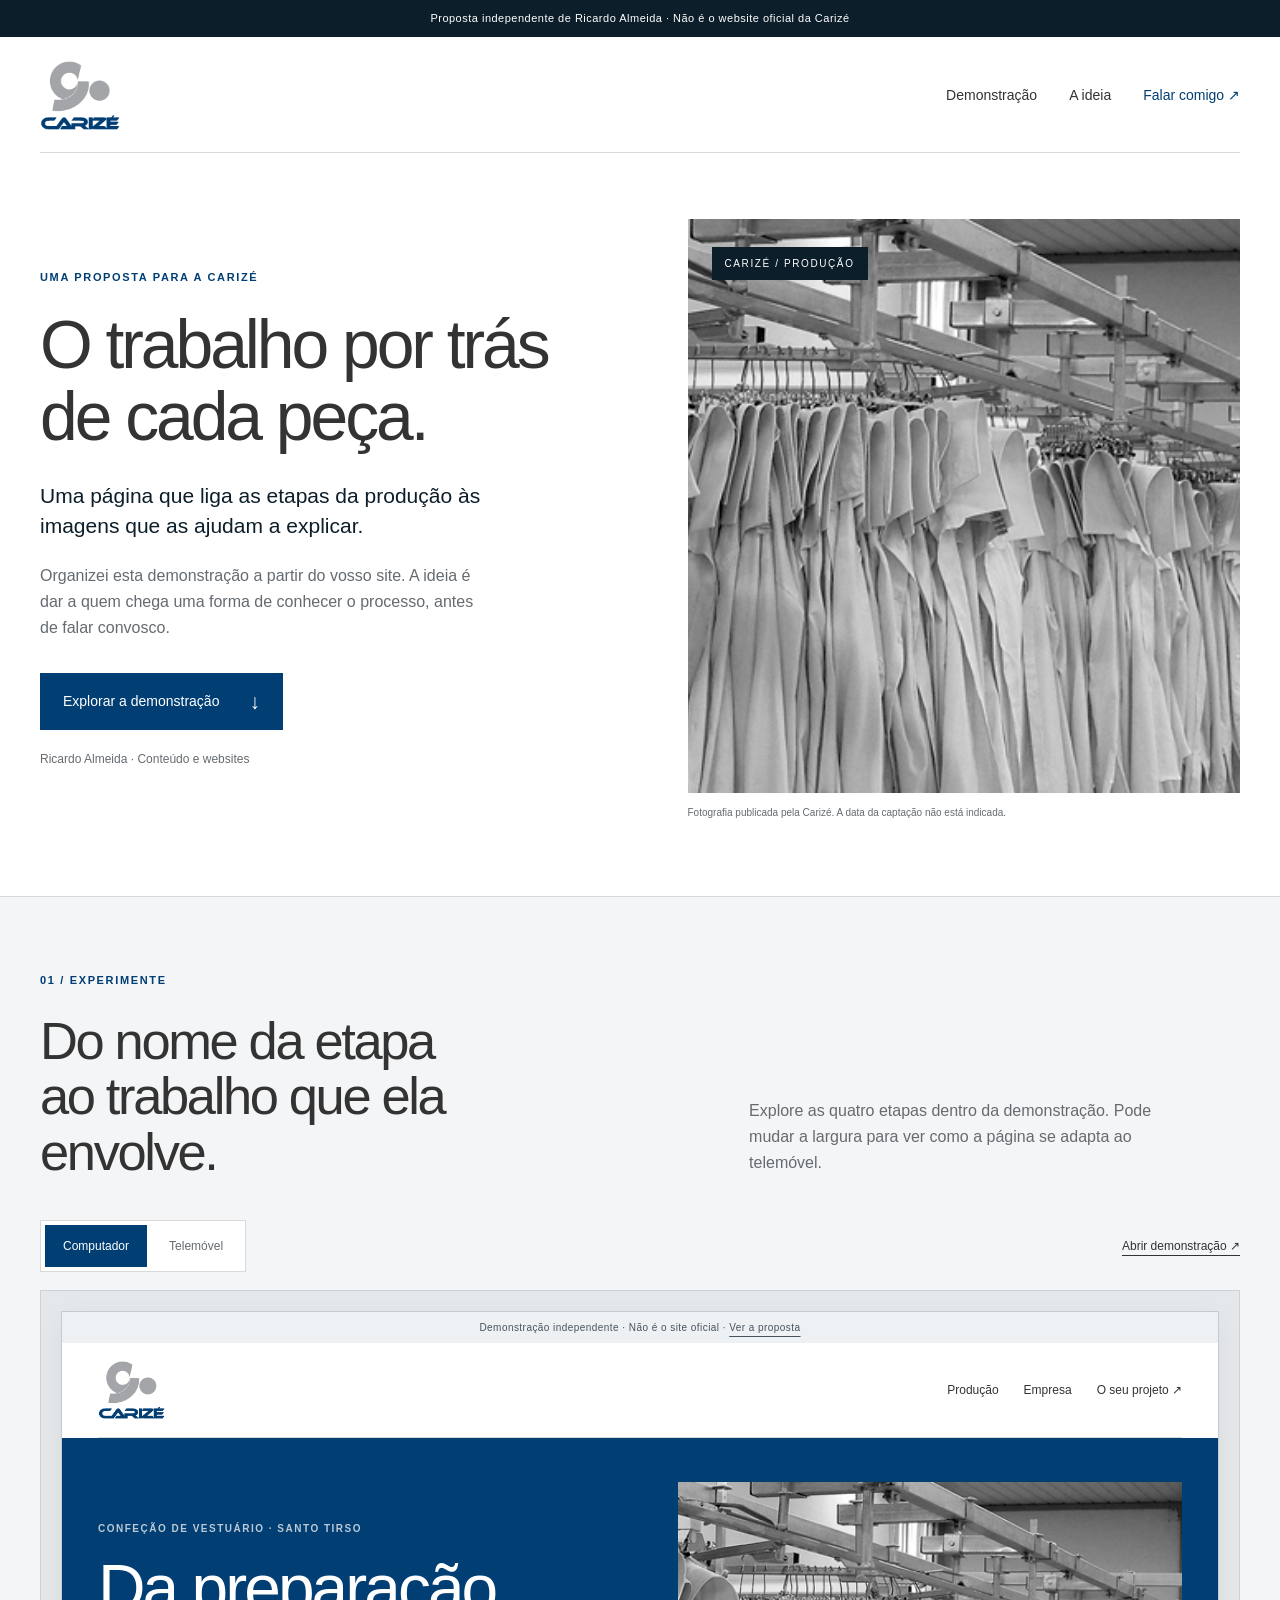
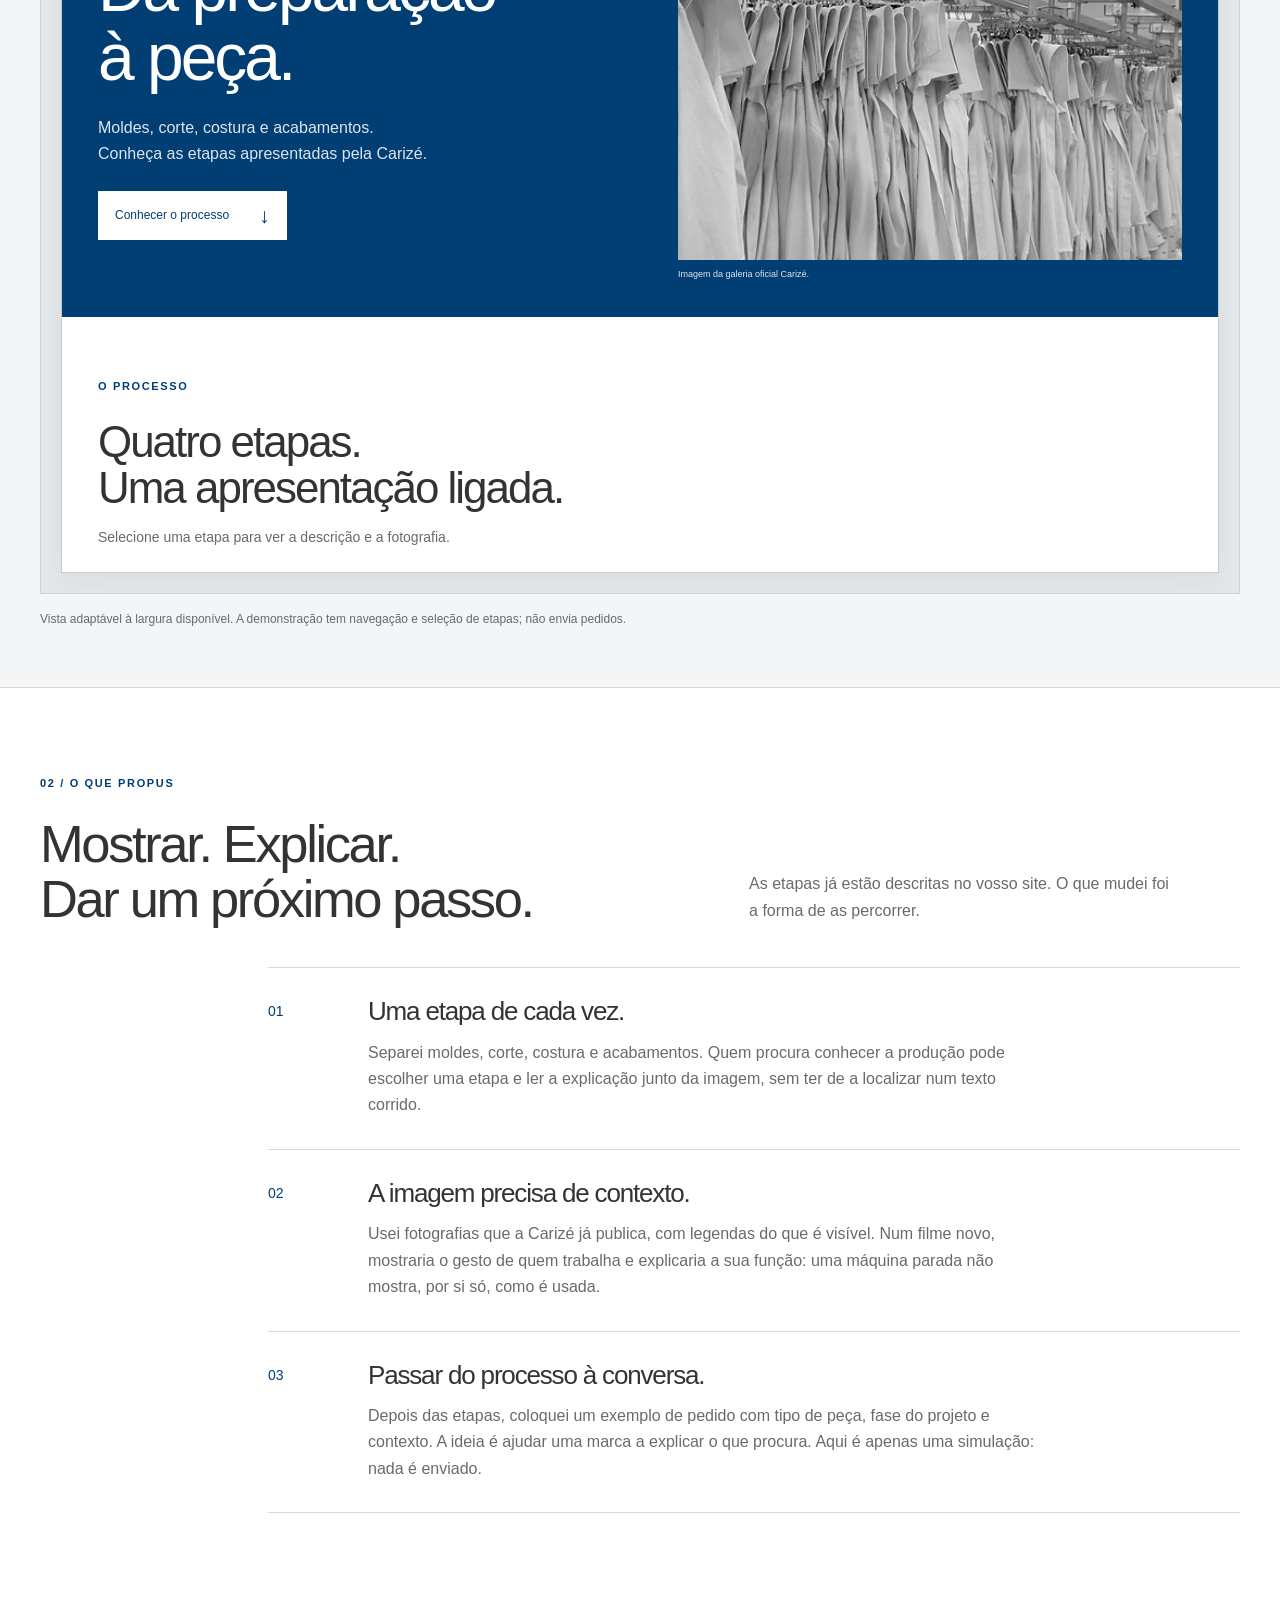
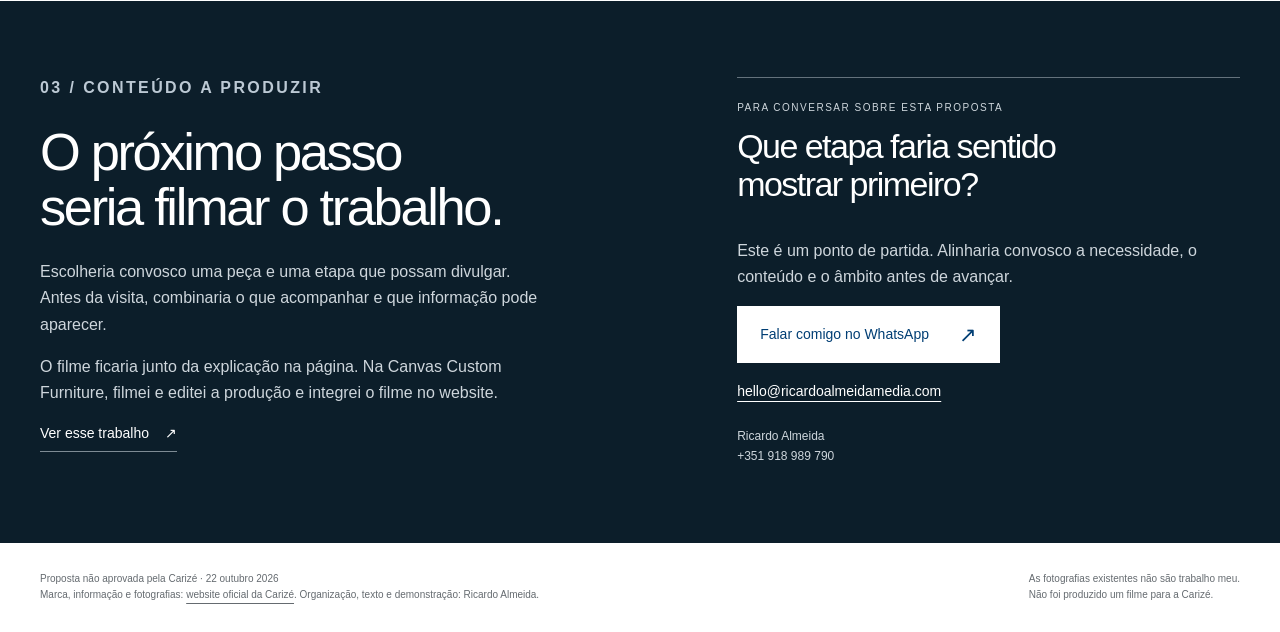
<file: index.html>
<!doctype html>
<html lang="pt-PT">
<head>
  <meta charset="utf-8"><meta name="viewport" content="width=device-width,initial-scale=1">
  <meta name="robots" content="noindex,nofollow"><meta name="referrer" content="strict-origin-when-cross-origin">
  <title>Carizé — uma proposta para mostrar a produção</title>
  <meta name="description" content="Uma proposta independente de Ricardo Almeida: apresentar o processo da Carizé por etapas, com conteúdo real e uma demonstração interativa.">
  <link rel="icon" href="assets/carize-logo.png"><link rel="stylesheet" href="style.css">
  <script defer src="proposal.js"></script>
</head>
<body>
<a class="skip" href="#conteudo">Saltar para o conteúdo</a>
<div class="proposal-notice">Proposta independente de Ricardo Almeida · Não é o website oficial da Carizé</div>
<header class="site-header wrap"><a href="./" aria-label="Proposta Carizé, início"><img class="brand" src="assets/carize-logo.png" width="120" height="104" alt="Carizé"></a><nav aria-label="Nesta proposta"><a href="#demonstracao">Demonstração</a><a href="#ideia">A ideia</a><a class="nav-contact" href="#conversa">Falar comigo <span aria-hidden="true">↗</span></a></nav></header>
<main id="conteudo">
<section class="proposal-hero wrap">
  <div class="hero-copy"><p class="eyebrow">Uma proposta para a Carizé</p><h1>O trabalho por trás<br>de cada peça.</h1><p class="lead">Uma página que liga as etapas da produção às imagens que as ajudam a explicar.</p><p>Organizei esta demonstração a partir do vosso site. A ideia é dar a quem chega uma forma de conhecer o processo, antes de falar convosco.</p><a class="button" href="#demonstracao">Explorar a demonstração <span aria-hidden="true">↓</span></a><p class="byline">Ricardo Almeida · Conteúdo e websites</p></div>
  <figure class="hero-visual"><img src="assets/servicos-carize-3.jpg" width="464" height="348" alt="Peças de vestuário suspensas na área de produção, numa fotografia publicada pela Carizé"><figcaption>Fotografia publicada pela Carizé. A data da captação não está indicada.</figcaption><span class="image-tag" aria-hidden="true">CARIZÉ / PRODUÇÃO</span></figure>
</section>
<section class="preview-section" id="demonstracao">
 <div class="wrap"><div class="section-heading"><div><p class="eyebrow">01 / Experimente</p><h2>Do nome da etapa<br>ao trabalho que ela envolve.</h2></div><p>Explore as quatro etapas dentro da demonstração. Pode mudar a largura para ver como a página se adapta ao telemóvel.</p></div>
 <div class="preview-toolbar"><div class="view-switch" role="group" aria-label="Largura da demonstração"><button type="button" data-view="desktop" aria-pressed="true">Computador</button><button type="button" data-view="mobile" aria-pressed="false">Telemóvel</button></div><a href="demo.html" target="_blank" rel="noopener">Abrir demonstração <span aria-hidden="true">↗</span><span class="sr-only"> numa nova janela</span></a></div>
 <div class="preview-stage"><div class="preview-frame" id="preview-frame"><iframe src="demo.html" title="Demonstração interativa da página de produção Carizé" loading="lazy"></iframe></div></div>
 <p class="preview-note" id="view-status" aria-live="polite">Vista adaptável à largura disponível. A demonstração tem navegação e seleção de etapas; não envia pedidos.</p>
 </div>
</section>
<section class="reason-section wrap" id="ideia">
 <div class="section-heading"><div><p class="eyebrow">02 / O que propus</p><h2>Mostrar. Explicar.<br>Dar um próximo passo.</h2></div><p>As etapas já estão descritas no vosso site. O que mudei foi a forma de as percorrer.</p></div>
 <div class="reasons"><article><span class="reason-number">01</span><div><h3>Uma etapa de cada vez.</h3><p>Separei moldes, corte, costura e acabamentos. Quem procura conhecer a produção pode escolher uma etapa e ler a explicação junto da imagem, sem ter de a localizar num texto corrido.</p></div></article><article><span class="reason-number">02</span><div><h3>A imagem precisa de contexto.</h3><p>Usei fotografias que a Carizé já publica, com legendas do que é visível. Num filme novo, mostraria o gesto de quem trabalha e explicaria a sua função: uma máquina parada não mostra, por si só, como é usada.</p></div></article><article><span class="reason-number">03</span><div><h3>Passar do processo à conversa.</h3><p>Depois das etapas, coloquei um exemplo de pedido com tipo de peça, fase do projeto e contexto. A ideia é ajudar uma marca a explicar o que procura. Aqui é apenas uma simulação: nada é enviado.</p></div></article></div>
</section>
<section class="next-section" id="conversa"><div class="wrap next-grid"><div><p class="eyebrow light">03 / Conteúdo a produzir</p><h2>O próximo passo<br>seria filmar o trabalho.</h2><p>Escolheria convosco uma peça e uma etapa que possam divulgar. Antes da visita, combinaria o que acompanhar e que informação pode aparecer.</p><p>O filme ficaria junto da explicação na página. Na Canvas Custom Furniture, filmei e editei a produção e integrei o filme no website.</p><a class="text-link light-link" href="https://ricardoalmeidamedia.com/work/canvas-custom-furniture" target="_blank" rel="noopener">Ver esse trabalho <span aria-hidden="true">↗</span><span class="sr-only"> numa nova janela</span></a></div><div class="conversation"><p class="small-label">Para conversar sobre esta proposta</p><h3>Que etapa faria sentido mostrar primeiro?</h3><p>Este é um ponto de partida. Alinharia convosco a necessidade, o conteúdo e o âmbito antes de avançar.</p><a class="button button-white" href="https://wa.me/351918989790?text=Ol%C3%A1%20Ricardo%2C%20vi%20a%20proposta%20para%20a%20Cariz%C3%A9." target="_blank" rel="noopener">Falar comigo no WhatsApp <span aria-hidden="true">↗</span></a><a class="email-link" href="mailto:hello@ricardoalmeidamedia.com?subject=Proposta%20Cariz%C3%A9">hello@ricardoalmeidamedia.com</a><p class="contact-name">Ricardo Almeida<br>+351 918 989 790</p></div></div></section>
</main>
<footer class="wrap footer"><p>Proposta não aprovada pela Carizé · 22 outubro 2026<br>Marca, informação e fotografias: <a href="https://carize.pt/" target="_blank" rel="noopener">website oficial da Carizé</a>. Organização, texto e demonstração: Ricardo Almeida.</p><p>As fotografias existentes não são trabalho meu.<br>Não foi produzido um filme para a Carizé.</p></footer>
</body></html>
</file>
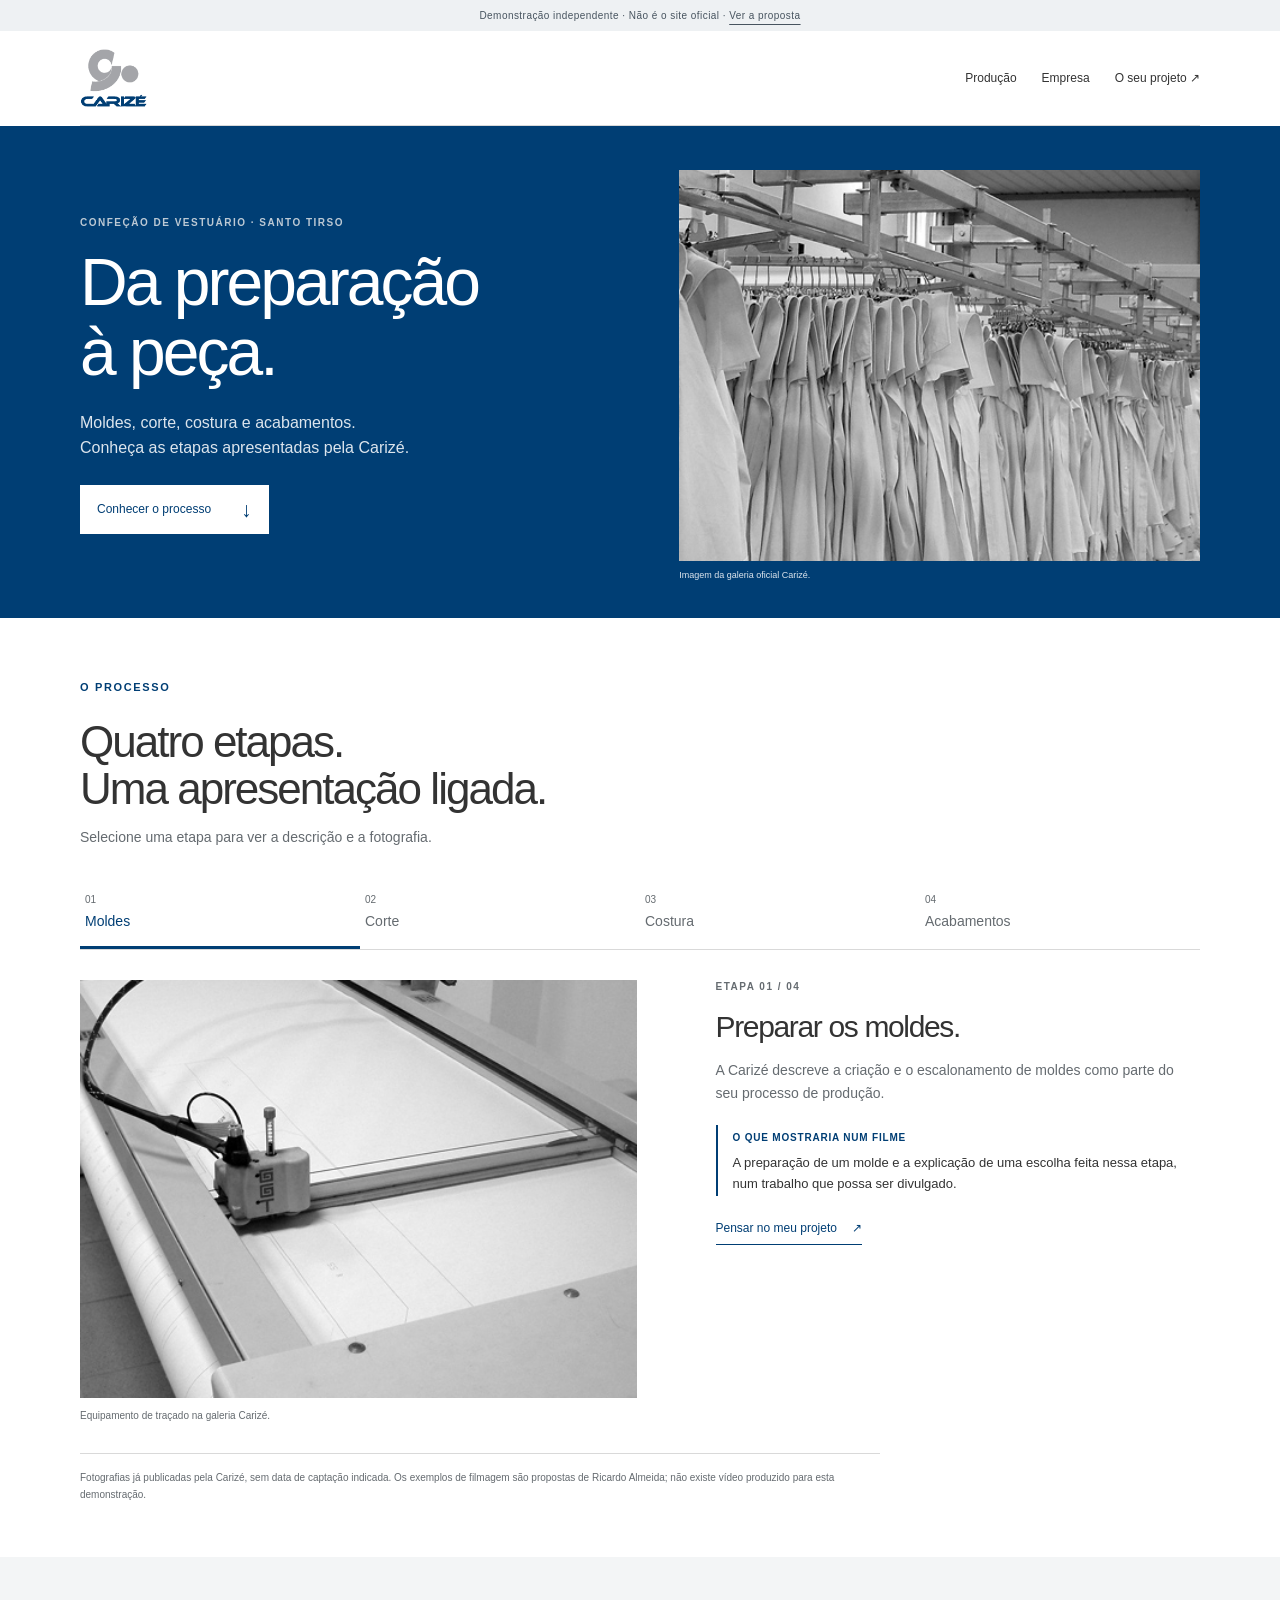
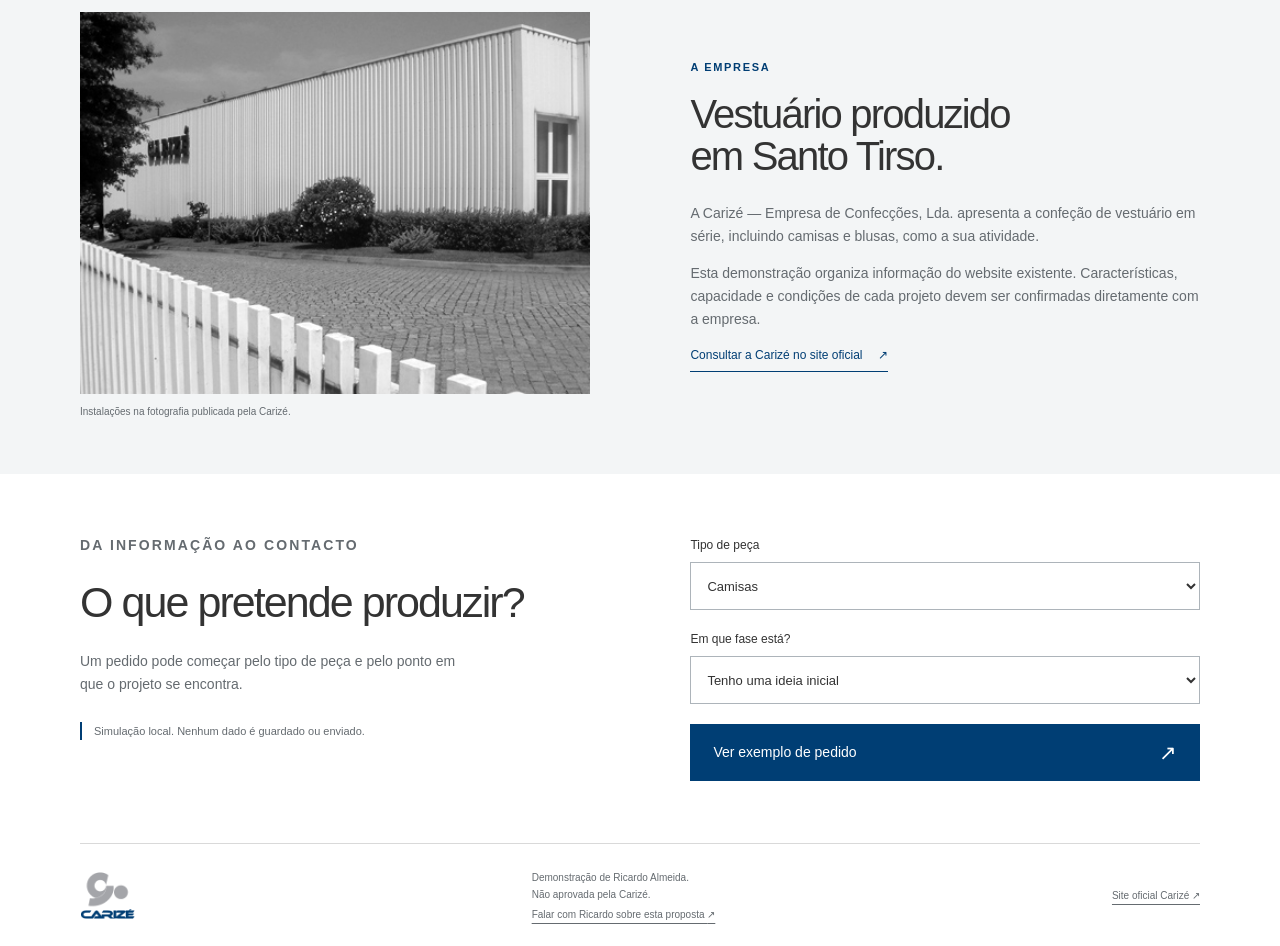
<file: demo.html>
<!doctype html><html lang="pt-PT"><head><meta charset="utf-8"><meta name="viewport" content="width=device-width,initial-scale=1"><meta name="robots" content="noindex,nofollow"><title>Carizé — demonstração de página de produção</title><link rel="icon" href="assets/carize-logo.png"><link rel="stylesheet" href="style.css"><script defer src="demo.js"></script></head>
<body class="demo-page"><a class="skip" href="#producao">Saltar para a produção</a><div class="demo-notice">Demonstração independente · Não é o site oficial · <a href="index.html" target="_top">Ver a proposta</a></div>
<header class="site-header demo-wrap"><a href="#inicio" aria-label="Carizé, início da demonstração"><img class="brand" src="assets/carize-logo.png" width="120" height="104" alt="Carizé"></a><nav aria-label="Demonstração"><a href="#producao">Produção</a><a href="#empresa">Empresa</a><a href="#pedido">O seu projeto <span aria-hidden="true">↗</span></a></nav></header>
<main>
<section class="demo-hero" id="inicio"><div class="demo-wrap demo-hero-grid"><div><p class="eyebrow light">Confeção de vestuário · Santo Tirso</p><h1>Da preparação<br>à peça.</h1><p>Moldes, corte, costura e acabamentos.<br>Conheça as etapas apresentadas pela Carizé.</p><a class="button button-white" href="#producao">Conhecer o processo <span aria-hidden="true">↓</span></a></div><figure><img src="assets/servicos-carize-3.jpg" width="464" height="348" alt="Peças de vestuário suspensas na produção"><figcaption>Imagem da galeria oficial Carizé.</figcaption></figure></div></section>
<section class="production demo-wrap" id="producao"><div class="demo-section-heading"><p class="eyebrow">O processo</p><h2>Quatro etapas.<br>Uma apresentação ligada.</h2><p>Selecione uma etapa para ver a descrição e a fotografia.</p></div>
<div class="stage-tabs" role="tablist" aria-label="Etapas da produção"><button role="tab" id="tab-moldes" aria-controls="stage-panel" aria-selected="true" tabindex="0" data-stage="moldes"><span>01</span>Moldes</button><button role="tab" id="tab-corte" aria-controls="stage-panel" aria-selected="false" tabindex="-1" data-stage="corte"><span>02</span>Corte</button><button role="tab" id="tab-costura" aria-controls="stage-panel" aria-selected="false" tabindex="-1" data-stage="costura"><span>03</span>Costura</button><button role="tab" id="tab-acabamentos" aria-controls="stage-panel" aria-selected="false" tabindex="-1" data-stage="acabamentos"><span>04</span>Acabamentos</button></div>
<div class="stage-panel" id="stage-panel" role="tabpanel" aria-labelledby="tab-moldes" tabindex="0"><figure><img id="stage-image" src="assets/servicos-carize-5.jpg" width="464" height="348" alt="Equipamento de traçado sobre uma superfície com desenhos de moldes"><figcaption id="stage-caption">Equipamento de traçado na galeria Carizé.</figcaption></figure><div class="stage-copy"><p class="eyebrow" id="stage-count">Etapa 01 / 04</p><h3 id="stage-title">Preparar os moldes.</h3><p id="stage-description">A Carizé descreve a criação e o escalonamento de moldes como parte do seu processo de produção.</p><div class="film-note"><span>O que mostraria num filme</span><p id="stage-film">A preparação de um molde e a explicação de uma escolha feita nessa etapa, num trabalho que possa ser divulgado.</p></div><a href="#pedido" class="text-link" id="stage-inquiry">Pensar no meu projeto <span aria-hidden="true">↗</span></a></div></div>
<p class="source-note">Fotografias já publicadas pela Carizé, sem data de captação indicada. Os exemplos de filmagem são propostas de Ricardo Almeida; não existe vídeo produzido para esta demonstração.</p><noscript><p>A seleção de etapas requer JavaScript. O processo inclui moldes, corte CAD/CAM, costura e acabamentos. Pode consultar a informação completa no <a href="https://carize.pt/#sec_serv" target="_blank" rel="noopener">site oficial</a>.</p></noscript>
</section>
<section class="company-section" id="empresa"><div class="demo-wrap company-grid"><figure><img src="assets/empresa-carize-1.jpg" width="464" height="348" alt="Exterior das instalações publicado no website Carizé"><figcaption>Instalações na fotografia publicada pela Carizé.</figcaption></figure><div><p class="eyebrow">A empresa</p><h2>Vestuário produzido<br>em Santo Tirso.</h2><p>A Carizé — Empresa de Confecções, Lda. apresenta a confeção de vestuário em série, incluindo camisas e blusas, como a sua atividade.</p><p>Esta demonstração organiza informação do website existente. Características, capacidade e condições de cada projeto devem ser confirmadas diretamente com a empresa.</p><a class="text-link" href="https://carize.pt/" target="_blank" rel="noopener">Consultar a Carizé no site oficial <span aria-hidden="true">↗</span></a></div></div></section>
<section class="demo-wrap inquiry-section" id="pedido"><div><p class="eyebrow">Da informação ao contacto</p><h2>O que pretende produzir?</h2><p>Um pedido pode começar pelo tipo de peça e pelo ponto em que o projeto se encontra.</p><p class="simulation-label">Simulação local. Nenhum dado é guardado ou enviado.</p></div><div id="project-form" class="project-form" role="group" aria-label="Simular um pedido sem envio"><label for="garment">Tipo de peça</label><select id="garment" name="garment"><option value="camisas">Camisas</option><option value="blusas">Blusas</option><option value="outro tipo de peça">Outro — a confirmar com a Carizé</option></select><label for="project-phase">Em que fase está?</label><select id="project-phase" name="phase"><option value="ideia inicial">Tenho uma ideia inicial</option><option value="desenhos ou referências">Tenho desenhos ou referências</option><option value="amostra ou ficha técnica">Tenho uma amostra ou ficha técnica</option></select><button class="button" id="show-request" type="button">Ver exemplo de pedido <span aria-hidden="true">↗</span></button><div id="request-result" class="request-result" role="status" hidden><h3>Exemplo de mensagem</h3><p id="request-text"></p><p class="small">Nada foi enviado. Num website final, a forma de receber os pedidos seria definida com a Carizé.</p></div></div></section>
</main><footer class="demo-footer demo-wrap"><img src="assets/carize-logo.png" width="120" height="104" alt="Carizé"><div><p>Demonstração de Ricardo Almeida.<br>Não aprovada pela Carizé.</p><a href="index.html#conversa" target="_top">Falar com Ricardo sobre esta proposta <span aria-hidden="true">↗</span></a></div><a href="https://carize.pt/" target="_blank" rel="noopener">Site oficial Carizé <span aria-hidden="true">↗</span></a></footer></body></html>
</file>
<file: style.css>
:root{--blue:#003e74;--navy:#0c1e2a;--ink:#333;--muted:#656b70;--silver:#a4a5a9;--line:#d9d9d9;--pale:#f3f5f6;--white:#fff;font-family:Arial,Helvetica,sans-serif;color:var(--ink);background:var(--white);font-synthesis:none}*{box-sizing:border-box}html{scroll-behavior:smooth;scroll-padding-top:24px}body{margin:0}a{color:inherit;text-decoration-thickness:1px;text-underline-offset:5px}button,select,input,textarea{font:inherit}button,a{-webkit-tap-highlight-color:transparent}button{cursor:pointer}img{display:block;max-width:100%;height:auto}figure{margin:0}p{line-height:1.65}h1,h2,h3,p{margin-top:0}h1,h2,h3{font-weight:500;letter-spacing:-.045em;line-height:1.06}h1{font-size:clamp(44px,5.3vw,76px);margin-bottom:28px}h2{font-size:clamp(34px,4.1vw,54px);margin-bottom:24px}h3{font-size:28px}button:focus-visible,a:focus-visible,select:focus-visible,[tabindex]:focus-visible{outline:3px solid #2476b7;outline-offset:5px}.wrap{width:min(1240px,calc(100% - 80px));margin-inline:auto}.demo-wrap{width:min(1120px,calc(100% - 72px));margin-inline:auto}.skip{position:fixed;z-index:50;left:16px;top:-100px;padding:16px;background:white;color:var(--blue)}.skip:focus{top:16px}.sr-only{position:absolute;width:1px;height:1px;overflow:hidden;clip:rect(0,0,0,0);white-space:nowrap}.proposal-notice,.demo-notice{background:var(--navy);color:#fff;text-align:center;font-size:11px;letter-spacing:.045em;line-height:1.5;padding:10px 20px}.site-header{display:flex;align-items:center;justify-content:space-between;gap:24px;padding-block:24px 22px;border-bottom:1px solid var(--line)}.brand{width:80px;height:auto}.site-header nav{display:flex;align-items:center;gap:32px;font-size:14px}.site-header nav a{text-decoration:none}.site-header nav a:hover{text-decoration:underline}.nav-contact{color:var(--blue)}.eyebrow{font-size:11px;line-height:1.4;text-transform:uppercase;font-weight:700;letter-spacing:.15em;color:var(--blue);margin-bottom:24px}.proposal-hero{padding-block:66px 76px;display:grid;grid-template-columns:1.02fr 1fr;gap:7%;align-items:center}.hero-copy .lead{font-size:21px;line-height:1.45;max-width:470px;color:var(--navy)}.hero-copy>p:not(.eyebrow):not(.lead):not(.byline){max-width:440px;color:var(--muted);font-size:16px}.button{border:1px solid var(--blue);color:white;background:var(--blue);display:inline-flex;align-items:center;justify-content:space-between;gap:30px;text-decoration:none;font-weight:500;font-size:14px;line-height:1.35;padding:17px 22px;min-height:52px;transition:background .2s,color .2s}.button:hover{background:var(--navy);border-color:var(--navy)}.button span{font-size:21px;line-height:1}.hero-copy .button{margin-top:15px}.byline{font-size:12px!important;color:var(--muted);margin:20px 0 0}.hero-visual{position:relative;align-self:stretch;display:flex;flex-direction:column;justify-content:center}.hero-visual>img{width:100%;aspect-ratio:1/1.04;object-fit:cover}.hero-visual figcaption{font-size:10px;color:var(--muted);line-height:1.5;margin-top:12px;max-width:400px}.image-tag{position:absolute;top:28px;left:24px;color:white;font-size:10px;letter-spacing:.16em;background:var(--navy);padding:11px 13px}.preview-section{background:var(--pale);padding:76px 0 58px;border-block:1px solid var(--line)}.section-heading{display:grid;grid-template-columns:1.2fr 1fr;gap:10%;align-items:end;margin-bottom:40px}.section-heading h2{margin-bottom:0}.section-heading>p{color:var(--muted);font-size:16px;max-width:430px;margin:0 0 3px}.preview-toolbar{display:flex;gap:16px;align-items:center;justify-content:space-between;padding-bottom:18px;font-size:12px}.view-switch{display:flex;border:1px solid var(--line);padding:4px;gap:4px;background:white}.view-switch button{padding:11px 18px;min-height:42px;border:0;background:white;color:var(--muted);font-size:12px}.view-switch button[aria-pressed=true]{color:white;background:var(--blue)}.preview-stage{display:flex;justify-content:center;align-items:flex-start;background:#e4e8eb;border:1px solid #cbd1d5;padding:20px;overflow:hidden}.preview-frame{width:100%;max-width:100%;border:1px solid #c5cbd0;background:white;box-shadow:0 10px 28px #0c1e2a0d;transition:width .35s ease}.preview-frame.mobile-view{width:390px}.preview-frame iframe{display:block;border:0;width:100%;height:860px;background:white}.preview-frame.mobile-view iframe{height:760px}.preview-note{font-size:12px;color:var(--muted);margin:16px 0 0;max-width:760px}.reason-section{padding-block:88px}.reasons{border-top:1px solid var(--line);margin-left:19%;}.reasons article{display:grid;grid-template-columns:80px 1fr;gap:20px;border-bottom:1px solid var(--line);padding-block:30px}.reason-number{color:var(--blue);font-size:14px;padding-top:5px}.reasons article h3{font-size:26px;margin-bottom:14px}.reasons article p{font-size:16px;color:var(--muted);max-width:670px;margin-bottom:0}.next-section{background:var(--navy);color:white;padding-block:76px}.next-grid{display:grid;grid-template-columns:1.1fr 1fr;gap:12%}.next-grid>div>p{max-width:500px;color:#ced6dc;font-size:16px}.eyebrow.light{color:#bcc9d4!important}.text-link{display:inline-block;color:var(--blue);font-size:14px;text-decoration:none;border-bottom:1px solid var(--blue);padding-bottom:7px;line-height:1.5}.light-link{color:white;border-color:#7e8b94}.text-link span{margin-left:12px}.conversation{border-top:1px solid #64727c;padding-top:22px;align-self:center}.small-label{text-transform:uppercase;font-size:10px!important;letter-spacing:.15em}.conversation h3{font-size:34px;max-width:350px;line-height:1.13}.button-white{background:white;color:var(--blue);border-color:white}.button-white:hover{background:#dce6ec;border-color:#dce6ec;color:var(--navy)}.email-link{display:block;width:fit-content;margin-top:20px;font-size:14px;color:white}.contact-name{font-size:12px!important;margin:28px 0 0}.footer{display:flex;justify-content:space-between;gap:40px;padding-block:28px;font-size:10px;color:var(--muted)}.footer p{margin:0}.demo-notice{font-size:10px;padding:8px 16px;background:#eef1f3;color:#47545f}.demo-page .site-header{padding-block:18px}.demo-page .brand{width:67px}.demo-page .site-header nav{font-size:12px;gap:25px}.demo-hero{background:var(--blue);color:white;padding:44px 0 38px}.demo-hero-grid{display:grid;grid-template-columns:1fr 1fr;gap:7%;align-items:center}.demo-hero h1{font-size:clamp(42px,5.7vw,66px);margin-bottom:22px}.demo-hero p:not(.eyebrow){color:#dce5ed;font-size:16px;line-height:1.6}.demo-hero .eyebrow{font-size:10px;margin-bottom:18px}.demo-hero .button{margin-top:8px;font-size:12px;min-height:45px;padding:13px 16px}.demo-hero figure img{width:100%;aspect-ratio:4/3;object-fit:cover}.demo-hero figcaption{font-size:9px;color:#dce5ed;margin-top:9px}.production{padding-block:62px 54px}.demo-section-heading h2{font-size:clamp(31px,3.8vw,44px);margin-bottom:14px}.demo-section-heading>p:last-child{font-size:14px;color:var(--muted)}.stage-tabs{display:grid;grid-template-columns:repeat(4,1fr);border-bottom:1px solid var(--line);margin-top:28px}.stage-tabs button{background:white;border:0;border-bottom:3px solid transparent;color:var(--muted);padding:17px 5px;text-align:left;min-height:58px;font-size:14px}.stage-tabs button span{display:block;font-size:10px;margin-bottom:8px;color:var(--muted)}.stage-tabs button[aria-selected=true]{border-color:var(--blue);color:var(--blue)}.stage-tabs button:hover{background:var(--pale)}.stage-panel{display:grid;grid-template-columns:1.15fr 1fr;gap:7%;padding-block:30px;align-items:start}.stage-panel figure img{width:100%;aspect-ratio:4/3;object-fit:contain;background:#eee}.stage-panel figcaption,.company-section figcaption{font-size:10px;line-height:1.5;color:var(--muted);margin-top:10px}.stage-copy .eyebrow{font-size:10px;margin-bottom:17px}.stage-copy h3{font-size:30px;margin-bottom:16px}.stage-copy>p{font-size:14px;color:var(--muted);margin-bottom:20px}.film-note{border-left:2px solid var(--blue);padding:2px 0 2px 15px;margin-bottom:22px}.film-note>span{font-size:10px;text-transform:uppercase;font-weight:bold;letter-spacing:.08em;color:var(--blue)}.film-note p{font-size:13px;line-height:1.55;margin:8px 0 0}.stage-copy .text-link{font-size:12px}.source-note{border-top:1px solid var(--line);padding-top:16px;font-size:10px;color:var(--muted);margin:0;max-width:800px}.company-section{background:var(--pale);padding:55px 0}.company-grid{display:grid;grid-template-columns:1fr 1fr;gap:9%;align-items:center}.company-grid h2{font-size:clamp(30px,3.5vw,40px)}.company-grid p:not(.eyebrow){font-size:14px;color:var(--muted)}.company-grid .eyebrow{margin-bottom:18px}.company-grid img{width:100%}.company-grid .text-link{font-size:12px}.inquiry-section{padding-block:62px;display:grid;grid-template-columns:1fr 1fr;gap:9%}.inquiry-section h2{font-size:clamp(31px,3.7vw,43px)}.inquiry-section p{font-size:14px;max-width:380px;color:var(--muted)}.simulation-label{font-size:11px!important;border-left:2px solid var(--blue);padding-left:12px;margin-top:26px}.inquiry-section .project-form{display:flex;flex-direction:column;align-items:stretch}.inquiry-section label{font-size:12px;line-height:1.5;margin-bottom:8px}.inquiry-section select{width:100%;min-width:0;font-size:13px;line-height:1.4;min-height:48px;padding:11px 12px;background:white;border:1px solid #adb4ba;color:var(--ink);border-radius:0;margin-bottom:20px}.request-result{margin-top:24px;background:var(--pale);padding:22px;border-top:2px solid var(--blue)}.request-result h3{font-size:22px;letter-spacing:-.02em;margin-bottom:12px}.request-result p{font-size:13px}.request-result .small{font-size:11px;margin-bottom:0}.demo-footer{border-top:1px solid var(--line);padding-block:26px;display:flex;align-items:center;justify-content:space-between;gap:24px;color:var(--muted);font-size:10px}.demo-footer img{width:55px}.demo-footer p{margin-bottom:6px}.demo-footer>a{white-space:nowrap}
@media(max-width:900px){.wrap{width:calc(100% - 48px)}.demo-wrap{width:calc(100% - 48px)}.proposal-hero{gap:6%;padding-block:48px}.hero-copy .lead{font-size:18px}.hero-copy>p:not(.eyebrow):not(.lead):not(.byline){font-size:14px}.section-heading{gap:6%}.reasons{margin-left:8%}.next-grid{gap:7%}.conversation h3{font-size:30px}.preview-stage{padding:12px}.preview-frame iframe{height:780px}.demo-hero h1{font-size:45px}.stage-panel{gap:6%}.stage-copy h3{font-size:27px}.site-header nav{gap:24px}}
@media(max-width:650px){.wrap,.demo-wrap{width:calc(100% - 36px)}.proposal-notice{font-size:10px;text-align:left;padding-inline:18px}.site-header{gap:20px;padding-block:18px}.brand{width:63px}.site-header nav{font-size:11px;gap:18px}.proposal-hero{grid-template-columns:1fr;padding-block:38px 44px;gap:30px}.proposal-hero h1{font-size:clamp(43px,10vw,60px);margin-bottom:22px}.hero-copy .lead{max-width:420px;font-size:19px}.hero-copy>p:not(.eyebrow):not(.lead):not(.byline){font-size:15px}.hero-visual>img{aspect-ratio:4/3}.image-tag{top:16px;left:16px;font-size:9px}.hero-visual figcaption{font-size:9px}.eyebrow{margin-bottom:18px}.section-heading{grid-template-columns:1fr;gap:22px;margin-bottom:28px}.section-heading>p{font-size:14px}.preview-section{padding-block:43px 30px}.preview-toolbar{align-items:flex-start;gap:16px}.preview-toolbar>a{font-size:10px;line-height:1.4;max-width:110px;text-align:right;padding-top:12px}.view-switch button{padding:10px;font-size:10px}.preview-stage{padding:8px}.preview-frame iframe{height:720px}.preview-frame.mobile-view iframe{height:720px}.preview-note{font-size:10px}.reason-section{padding-block:48px}.reasons{margin-left:0}.reasons article{grid-template-columns:35px 1fr;gap:12px;padding-block:25px}.reasons article h3{font-size:24px}.reasons article p{font-size:14px}.next-section{padding-block:48px}.next-grid{grid-template-columns:1fr;gap:40px}.next-grid>div>p{font-size:15px}.conversation{padding-top:24px}.conversation h3{font-size:31px}.conversation .button{font-size:13px}.footer{flex-direction:column;gap:16px;font-size:10px}.demo-page .site-header{gap:16px;flex-wrap:wrap;padding-block:15px}.demo-page .brand{width:55px}.demo-page .site-header nav{gap:18px;font-size:11px}.demo-hero{padding-block:32px}.demo-hero-grid{grid-template-columns:1fr;gap:30px}.demo-hero h1{font-size:48px}.demo-hero figure img{max-height:330px}.demo-hero p:not(.eyebrow){font-size:15px}.production{padding-block:38px}.demo-section-heading h2{font-size:34px}.stage-tabs{gap:5px}.stage-tabs button{font-size:11px;padding-block:13px;min-height:56px}.stage-tabs button span{font-size:9px}.stage-panel{grid-template-columns:1fr;gap:22px;padding-block:24px}.stage-panel figure img{max-height:330px}.stage-copy h3{font-size:31px}.stage-copy>p{font-size:14px}.company-section{padding-block:38px}.company-grid{grid-template-columns:1fr;gap:28px}.company-grid figure img{max-height:330px;object-fit:cover}.company-grid h2{font-size:34px}.inquiry-section{grid-template-columns:1fr;gap:25px;padding-block:40px}.inquiry-section h2{font-size:34px}.inquiry-section .simulation-label{margin:20px 0 0}.demo-footer{flex-wrap:wrap;justify-content:flex-start;gap:20px}.demo-footer>a{width:100%}}
@media(max-width:380px){.site-header{flex-wrap:wrap}.site-header nav{width:100%;justify-content:space-between;gap:12px}.demo-page .site-header nav{width:100%;justify-content:space-between}.proposal-hero h1{font-size:40px}.button{gap:15px;padding-inline:16px}.stage-tabs button{font-size:10px}.preview-toolbar{gap:10px}}
@media(prefers-reduced-motion:reduce){html{scroll-behavior:auto}*,*:before,*:after{animation:none!important;transition:none!important}}
</file>
